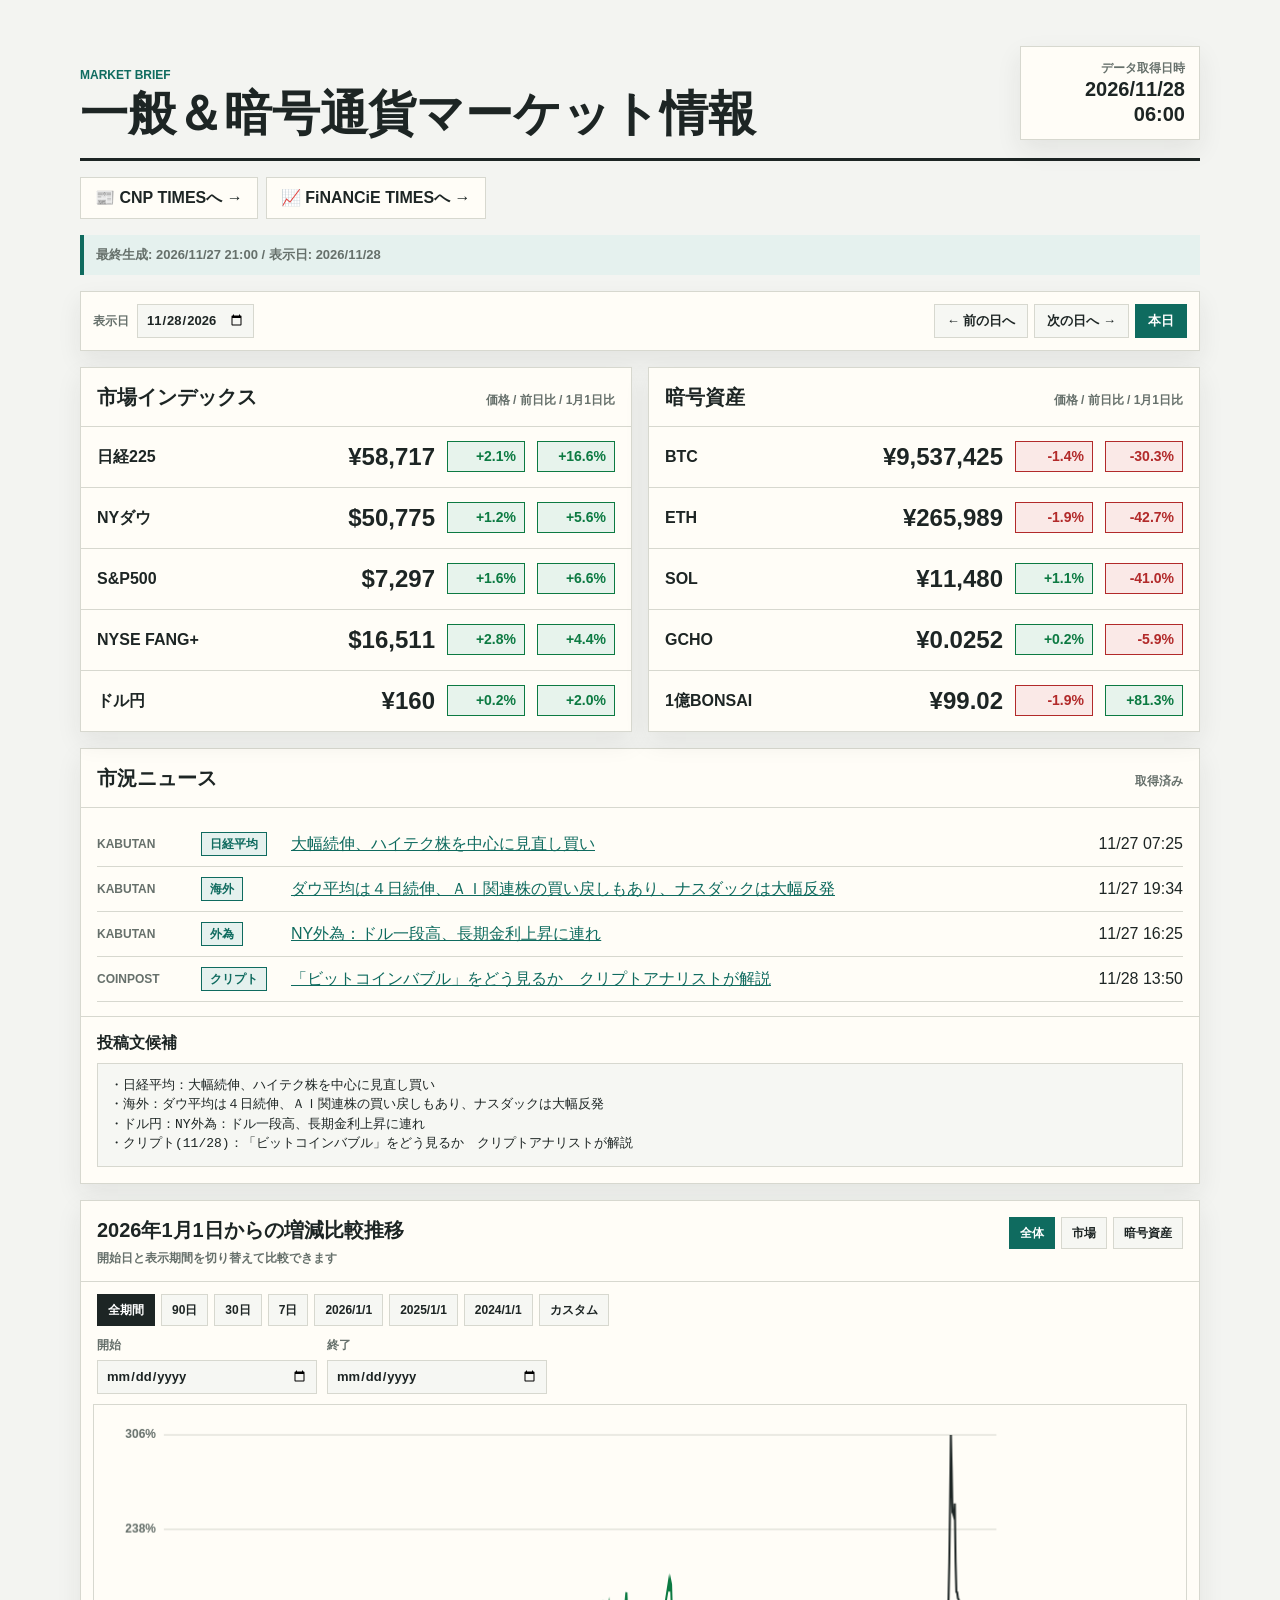
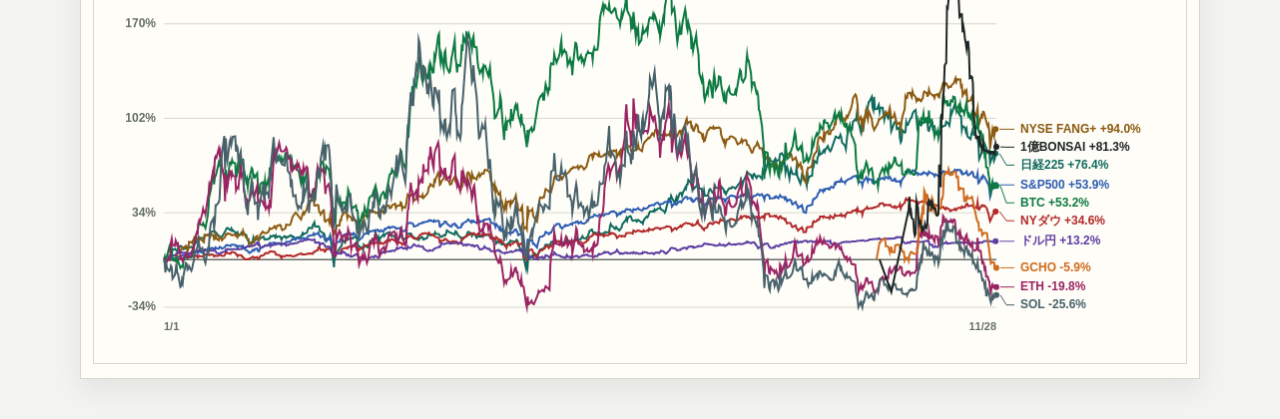
<file: index.html>
<!DOCTYPE html>
<html lang="ja">
<head>
  <meta charset="UTF-8">
  <meta name="viewport" content="width=device-width, initial-scale=1.0">
  <title>一般＆暗号通貨マーケット情報</title>
  <link rel="stylesheet" href="css/style.css?v=4">
</head>
<body>
  <main class="page-shell">
    <header class="site-header">
      <div>
        <p class="kicker">Market Brief</p>
        <h1>一般＆暗号通貨マーケット情報</h1>
      </div>
      <div class="updated-box" aria-label="データ取得日時">
        <span>データ取得日時</span>
        <strong id="updated-date">----</strong>
        <strong id="updated-time">--:--</strong>
      </div>
    </header>

    <nav class="top-nav" aria-label="関連サイト">
      <a href="https://ruku-practice.github.io/cnp-times/advanced.html">📰 CNP TIMESへ →</a>
      <a href="https://ruku-practice.github.io/financie-times-web/">📈 FiNANCiE TIMESへ →</a>
    </nav>

    <section class="status-line" id="status-line">データを読み込んでいます...</section>

    <section class="control-panel" aria-label="表示条件">
      <label class="date-control">
        <span>表示日</span>
        <input id="selected-date" type="date">
      </label>
      <div class="date-nav" role="group" aria-label="表示日の移動">
        <button type="button" id="prev-day-btn" class="date-nav-btn">← 前の日へ</button>
        <button type="button" id="next-day-btn" class="date-nav-btn">次の日へ →</button>
        <button type="button" id="today-btn" class="date-nav-btn today">本日</button>
      </div>
    </section>

    <section class="market-layout" aria-label="マーケットデータ">
      <div class="panel">
        <div class="panel-header">
          <h2>市場インデックス</h2>
          <span>価格 / 前日比 / 1月1日比</span>
        </div>
        <div class="quote-list" id="markets-list"></div>
      </div>

      <div class="panel">
        <div class="panel-header">
          <h2>暗号資産</h2>
          <span>価格 / 前日比 / 1月1日比</span>
        </div>
        <div class="quote-list" id="crypto-list"></div>
      </div>
    </section>

    <section class="news-section" aria-label="市況ニュース">
      <div class="panel-header">
        <h2>市況ニュース</h2>
        <span id="news-status">準備中</span>
      </div>
      <div id="news-list" class="news-list"></div>
      <div class="post-box">
        <h3>投稿文候補</h3>
        <pre id="post-text">ニュース取得の移植後に表示します。</pre>
      </div>
    </section>

    <section class="chart-section" aria-label="2026年1月1日からの増減比較推移グラフ">
      <div class="panel-header">
        <div>
          <h2>2026年1月1日からの増減比較推移</h2>
          <p class="panel-note">開始日と表示期間を切り替えて比較できます</p>
        </div>
        <div class="chart-controls" role="group" aria-label="グラフ表示切り替え">
          <button class="chart-toggle active" type="button" data-chart-filter="all">全体</button>
          <button class="chart-toggle" type="button" data-chart-filter="markets">市場</button>
          <button class="chart-toggle" type="button" data-chart-filter="crypto">暗号資産</button>
        </div>
      </div>
      <div class="chart-toolbar">
        <div class="chart-range-controls" role="group" aria-label="グラフ表示期間">
          <button class="chart-range-toggle active" type="button" data-chart-range="all">全期間</button>
          <button class="chart-range-toggle" type="button" data-chart-range="90">90日</button>
          <button class="chart-range-toggle" type="button" data-chart-range="30">30日</button>
          <button class="chart-range-toggle" type="button" data-chart-range="7">7日</button>
          <button class="chart-range-toggle" type="button" data-chart-range="2026-01-01">2026/1/1</button>
          <button class="chart-range-toggle" type="button" data-chart-range="2025-01-01">2025/1/1</button>
          <button class="chart-range-toggle" type="button" data-chart-range="2024-01-01">2024/1/1</button>
          <button class="chart-range-toggle" type="button" data-chart-range="custom">カスタム</button>
        </div>
        <div class="chart-custom-range" id="chart-custom-range" hidden>
          <label class="chart-date-control">
            <span>開始</span>
            <input id="chart-start-date" type="date">
          </label>
          <label class="chart-date-control">
            <span>終了</span>
            <input id="chart-end-date" type="date">
          </label>
        </div>
      </div>
      <div class="chart-wrap">
        <canvas id="trend-chart" width="1000" height="520" aria-label="2026年1月1日からの増減比較推移グラフ"></canvas>
      </div>
    </section>
  </main>

  <script src="js/app.js?v=4"></script>
</body>
</html>
</file>
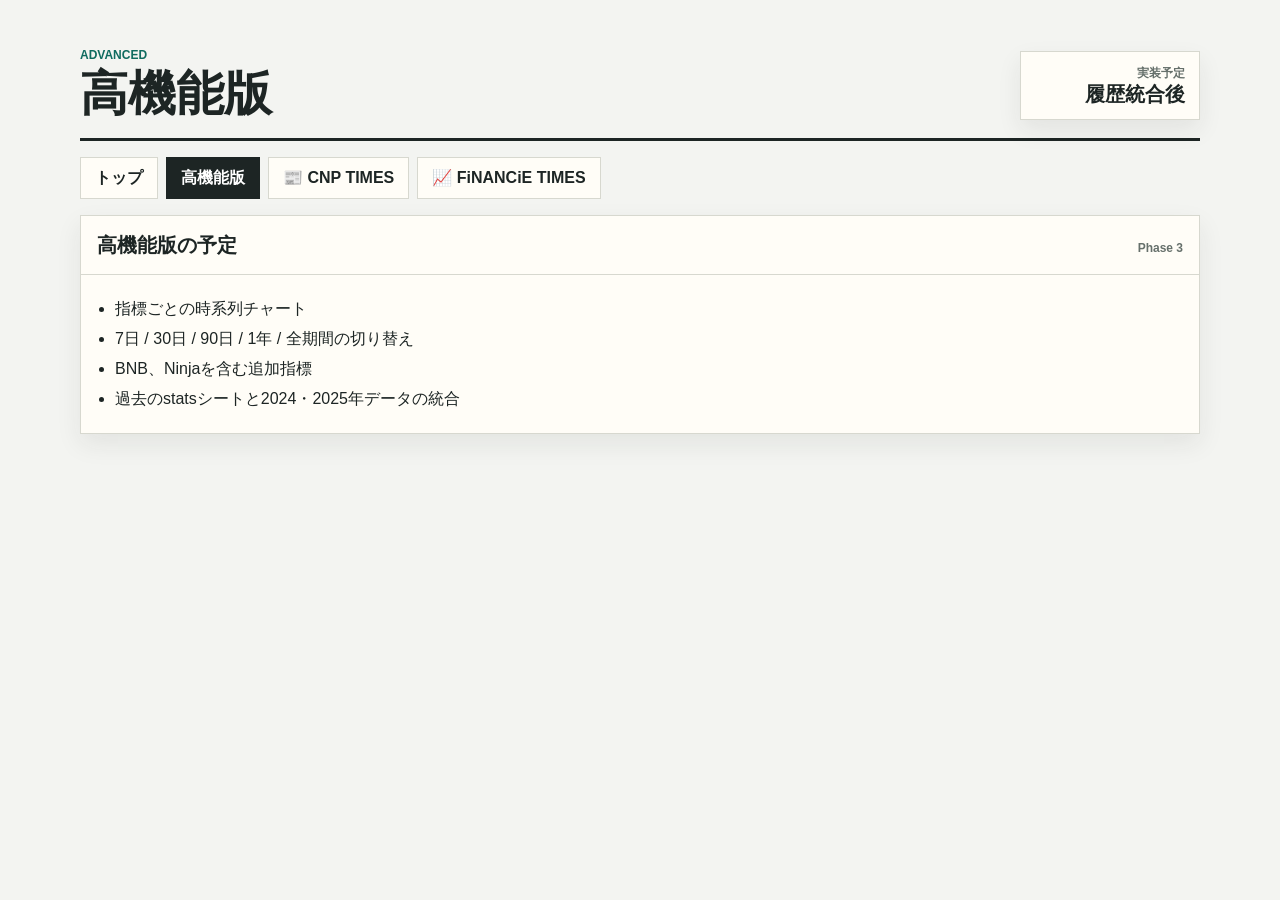
<file: advanced.html>
<!DOCTYPE html>
<html lang="ja">
<head>
  <meta charset="UTF-8">
  <meta name="viewport" content="width=device-width, initial-scale=1.0">
  <title>高機能版 | 一般＆暗号通貨マーケット情報</title>
  <link rel="stylesheet" href="css/style.css">
</head>
<body>
  <main class="page-shell">
    <header class="site-header">
      <div>
        <p class="kicker">Advanced</p>
        <h1>高機能版</h1>
      </div>
      <div class="updated-box">
        <span>実装予定</span>
        <strong>履歴統合後</strong>
      </div>
    </header>

    <nav class="top-nav" aria-label="ページ">
      <a href="index.html">トップ</a>
      <a class="active" href="advanced.html">高機能版</a>
      <a href="https://ruku-practice.github.io/cnp-times/advanced.html">📰 CNP TIMES</a>
      <a href="https://ruku-practice.github.io/financie-times-web/">📈 FiNANCiE TIMES</a>
    </nav>

    <section class="news-section">
      <div class="panel-header">
        <h2>高機能版の予定</h2>
        <span>Phase 3</span>
      </div>
      <ul class="todo-list">
        <li>指標ごとの時系列チャート</li>
        <li>7日 / 30日 / 90日 / 1年 / 全期間の切り替え</li>
        <li>BNB、Ninjaを含む追加指標</li>
        <li>過去のstatsシートと2024・2025年データの統合</li>
      </ul>
    </section>
  </main>
</body>
</html>
</file>
<file: css/style.css>
:root {
  color-scheme: light;
  --bg: #f3f4f1;
  --paper: #fffdf7;
  --ink: #1d2524;
  --muted: #66706b;
  --line: #d7d8cf;
  --accent: #0f6b5f;
  --accent-weak: #e5f1ee;
  --up: #0c7a42;
  --down: #b22a2a;
  --flat: #5f6663;
  --shadow: 0 10px 24px rgba(32, 38, 35, 0.08);
}

* {
  box-sizing: border-box;
}

body {
  margin: 0;
  background: var(--bg);
  color: var(--ink);
  font-family: -apple-system, BlinkMacSystemFont, "Segoe UI", sans-serif;
  line-height: 1.5;
}

a {
  color: var(--accent);
}

.page-shell {
  width: min(1120px, calc(100% - 28px));
  margin: 0 auto;
  padding: 24px 0 40px;
}

.site-header {
  display: flex;
  align-items: flex-end;
  justify-content: space-between;
  gap: 20px;
  padding: 22px 0 18px;
  border-bottom: 3px solid var(--ink);
}

.kicker {
  margin: 0 0 4px;
  color: var(--accent);
  font-size: 12px;
  font-weight: 800;
  letter-spacing: 0;
  text-transform: uppercase;
}

h1,
h2,
h3,
p {
  margin-top: 0;
}

h1 {
  margin-bottom: 0;
  font-size: clamp(28px, 5vw, 48px);
  letter-spacing: 0;
  line-height: 1.08;
}

.updated-box {
  min-width: 180px;
  padding: 12px 14px;
  background: var(--paper);
  border: 1px solid var(--line);
  box-shadow: var(--shadow);
  text-align: right;
}

.updated-box span {
  display: block;
  color: var(--muted);
  font-size: 12px;
  font-weight: 700;
}

.updated-box strong {
  display: block;
  font-size: 20px;
  line-height: 1.25;
}

.top-nav {
  display: flex;
  gap: 8px;
  margin: 16px 0;
}

.top-nav a {
  min-height: 38px;
  padding: 8px 14px;
  border: 1px solid var(--line);
  background: var(--paper);
  color: var(--ink);
  text-decoration: none;
  font-weight: 800;
}

.top-nav a.active {
  background: var(--ink);
  border-color: var(--ink);
  color: #fff;
}

.status-line {
  margin: 0 0 16px;
  padding: 10px 12px;
  background: var(--accent-weak);
  border-left: 4px solid var(--accent);
  color: var(--muted);
  font-size: 13px;
  font-weight: 700;
}

.status-line.error {
  background: #fae9e7;
  border-left-color: var(--down);
  color: var(--down);
}

.control-panel {
  display: flex;
  align-items: center;
  justify-content: space-between;
  gap: 12px;
  margin: 0 0 16px;
  padding: 12px;
  background: var(--paper);
  border: 1px solid var(--line);
  box-shadow: var(--shadow);
}

.date-control {
  display: flex;
  align-items: center;
  gap: 8px;
  color: var(--muted);
  font-size: 12px;
  font-weight: 900;
}

.date-control input,
.chart-date-control input {
  min-height: 34px;
  padding: 5px 8px;
  border: 1px solid var(--line);
  background: #f6f7f3;
  color: var(--ink);
  font: inherit;
  font-size: 13px;
  font-weight: 800;
}

.date-nav {
  display: flex;
  gap: 6px;
}

.date-nav-btn {
  min-height: 34px;
  padding: 5px 12px;
  border: 1px solid var(--line);
  background: #f6f7f3;
  color: var(--ink);
  font: inherit;
  font-size: 13px;
  font-weight: 900;
  cursor: pointer;
}

.date-nav-btn:hover {
  background: var(--accent-weak);
}

.date-nav-btn.today {
  background: var(--accent);
  border-color: var(--accent);
  color: #fff;
}

.market-layout {
  display: grid;
  grid-template-columns: repeat(2, minmax(0, 1fr));
  gap: 16px;
}

.panel,
.chart-section,
.news-section {
  background: var(--paper);
  border: 1px solid var(--line);
  box-shadow: var(--shadow);
}

.panel-header {
  display: flex;
  justify-content: space-between;
  gap: 12px;
  align-items: baseline;
  padding: 14px 16px;
  border-bottom: 1px solid var(--line);
}

.panel-header h2 {
  margin: 0;
  font-size: 20px;
}

.panel-note {
  margin: 4px 0 0;
  color: var(--muted);
  font-size: 12px;
  font-weight: 800;
}

.panel-header span {
  color: var(--muted);
  font-size: 12px;
  font-weight: 800;
}

.quote-list {
  display: grid;
}

.quote-row {
  display: grid;
  grid-template-columns: minmax(90px, 1fr) minmax(120px, auto) minmax(78px, auto) minmax(78px, auto);
  align-items: center;
  min-height: 58px;
  gap: 12px;
  padding: 12px 16px;
  border-bottom: 1px solid var(--line);
}

.quote-row:last-child {
  border-bottom: 0;
}

.quote-name {
  font-size: 16px;
  font-weight: 900;
}

.quote-price {
  font-variant-numeric: tabular-nums;
  font-size: 24px;
  font-weight: 900;
  text-align: right;
}

.quote-change {
  min-width: 76px;
  padding: 4px 8px;
  border: 1px solid currentColor;
  font-variant-numeric: tabular-nums;
  font-size: 14px;
  font-weight: 900;
  text-align: right;
}

.quote-change.up {
  color: var(--up);
  background: #e7f3ec;
}

.quote-change.down {
  color: var(--down);
  background: #fae9e7;
}

.quote-change.flat {
  color: var(--flat);
  background: #ecefeb;
}

.quote-row.is-error .quote-price {
  color: var(--muted);
}

.chart-section {
  margin-top: 16px;
}

.chart-toolbar {
  display: grid;
  gap: 10px;
  padding: 12px 16px 0;
}

.chart-range-controls {
  display: flex;
  flex-wrap: wrap;
  gap: 6px;
}

.chart-range-toggle {
  min-height: 32px;
  padding: 5px 10px;
  border: 1px solid var(--line);
  background: #f6f7f3;
  color: var(--ink);
  font: inherit;
  font-size: 12px;
  font-weight: 900;
  cursor: pointer;
}

.chart-range-toggle.active {
  background: var(--ink);
  border-color: var(--ink);
  color: #fff;
}

.chart-custom-range {
  display: grid;
  grid-template-columns: repeat(2, minmax(0, 220px));
  gap: 10px;
  align-items: end;
}

.chart-date-control {
  display: grid;
  gap: 6px;
  color: var(--muted);
  font-size: 12px;
  font-weight: 900;
}

.chart-controls {
  display: flex;
  gap: 6px;
  align-items: center;
}

.chart-toggle {
  min-height: 32px;
  padding: 5px 10px;
  border: 1px solid var(--line);
  background: #f6f7f3;
  color: var(--ink);
  font: inherit;
  font-size: 12px;
  font-weight: 900;
  cursor: pointer;
}

.chart-toggle.active {
  background: var(--accent);
  border-color: var(--accent);
  color: #fff;
}

.chart-wrap {
  padding: 10px 12px 14px;
  overflow-x: auto;
}

#trend-chart {
  display: block;
  width: 100%;
  min-width: 560px;
  border: 1px solid var(--line);
  background: var(--paper);
}

.news-section {
  margin-top: 16px;
}

.news-list {
  padding: 14px 16px;
}

.empty-text {
  margin: 0;
  color: var(--muted);
  font-weight: 700;
}

.news-item {
  display: grid;
  grid-template-columns: 92px 78px 1fr auto;
  gap: 12px;
  align-items: center;
  padding: 10px 0;
  border-bottom: 1px solid var(--line);
}

.news-source {
  color: var(--muted);
  font-size: 12px;
  font-weight: 900;
  text-transform: uppercase;
}

.news-category {
  justify-self: start;
  padding: 2px 8px;
  border: 1px solid var(--accent);
  background: var(--accent-weak);
  color: var(--accent);
  font-size: 12px;
  font-weight: 900;
  white-space: nowrap;
}

.news-category:empty {
  border: 0;
  background: transparent;
}

.post-box {
  padding: 14px 16px 16px;
  border-top: 1px solid var(--line);
}

.post-box h3 {
  margin-bottom: 8px;
  font-size: 16px;
}

.post-box pre {
  min-height: 90px;
  margin: 0;
  padding: 12px;
  overflow: auto;
  background: #f6f7f3;
  border: 1px solid var(--line);
  white-space: pre-wrap;
  font-family: ui-monospace, SFMono-Regular, Menlo, Consolas, monospace;
  font-size: 13px;
}

.todo-list {
  margin: 0;
  padding: 16px 16px 16px 34px;
}

.todo-list li {
  margin: 6px 0;
}

@media (max-width: 760px) {
  .page-shell {
    width: min(100% - 18px, 1120px);
    padding-top: 10px;
  }

  .site-header {
    display: block;
  }

  .updated-box {
    margin-top: 14px;
    text-align: left;
  }

  .market-layout {
    grid-template-columns: 1fr;
  }

  .control-panel {
    align-items: stretch;
    flex-direction: column;
  }

  .date-control,
  .date-control input {
    width: 100%;
  }

  .date-control {
    align-items: stretch;
    flex-direction: column;
  }

  .date-nav {
    width: 100%;
  }

  .date-nav-btn {
    flex: 1;
  }

  .panel-header {
    align-items: flex-start;
    flex-direction: column;
  }

  .chart-toolbar {
    padding-inline: 12px;
  }

  .chart-custom-range {
    grid-template-columns: 1fr;
  }

  .chart-controls {
    width: 100%;
  }

  .chart-toggle {
    flex: 1;
  }

  .quote-row {
    grid-template-columns: 1fr auto;
  }

  .quote-change {
    grid-column: auto;
  }

  .quote-change[data-label]::before {
    content: attr(data-label) " ";
    font-size: 10px;
    font-weight: 700;
    opacity: 0.75;
  }

  .quote-change[data-label="前日比"] {
    justify-self: start;
  }

  .news-item {
    grid-template-columns: 1fr;
    gap: 4px;
  }
}
</file>
